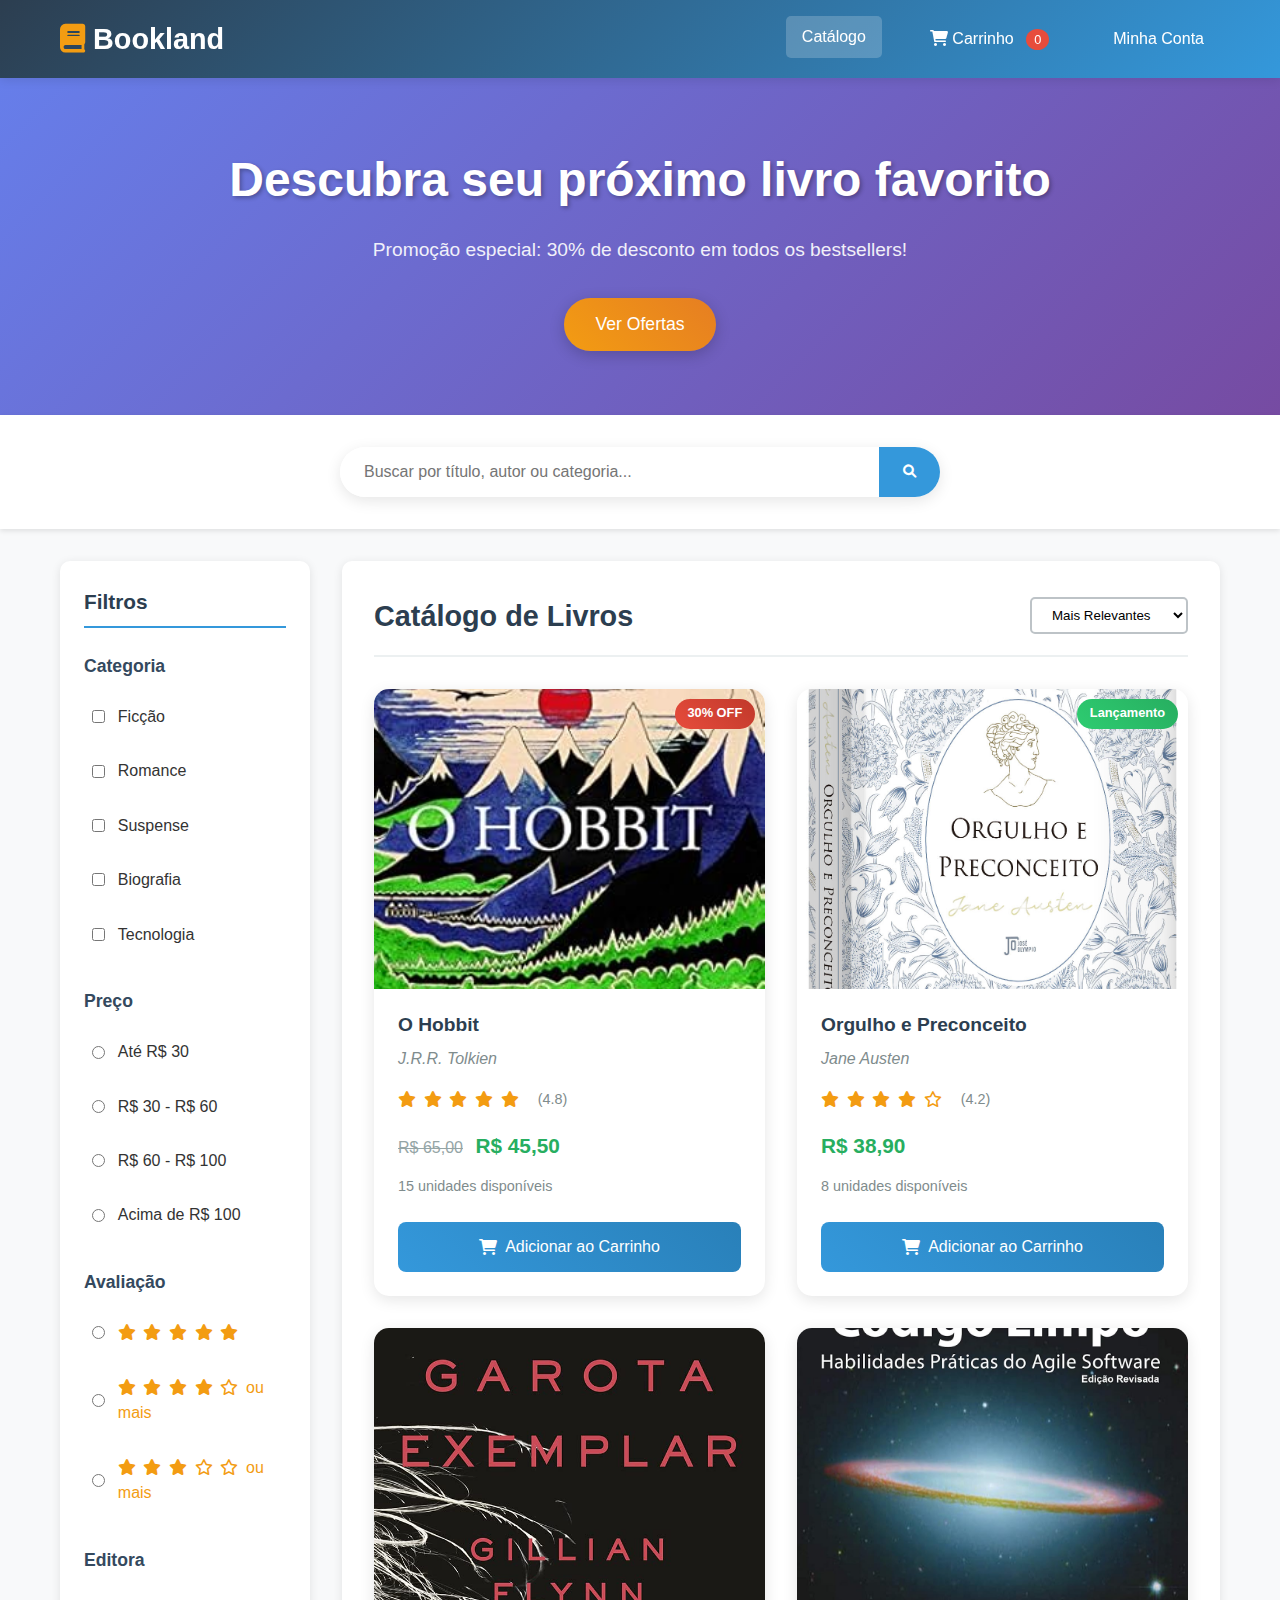
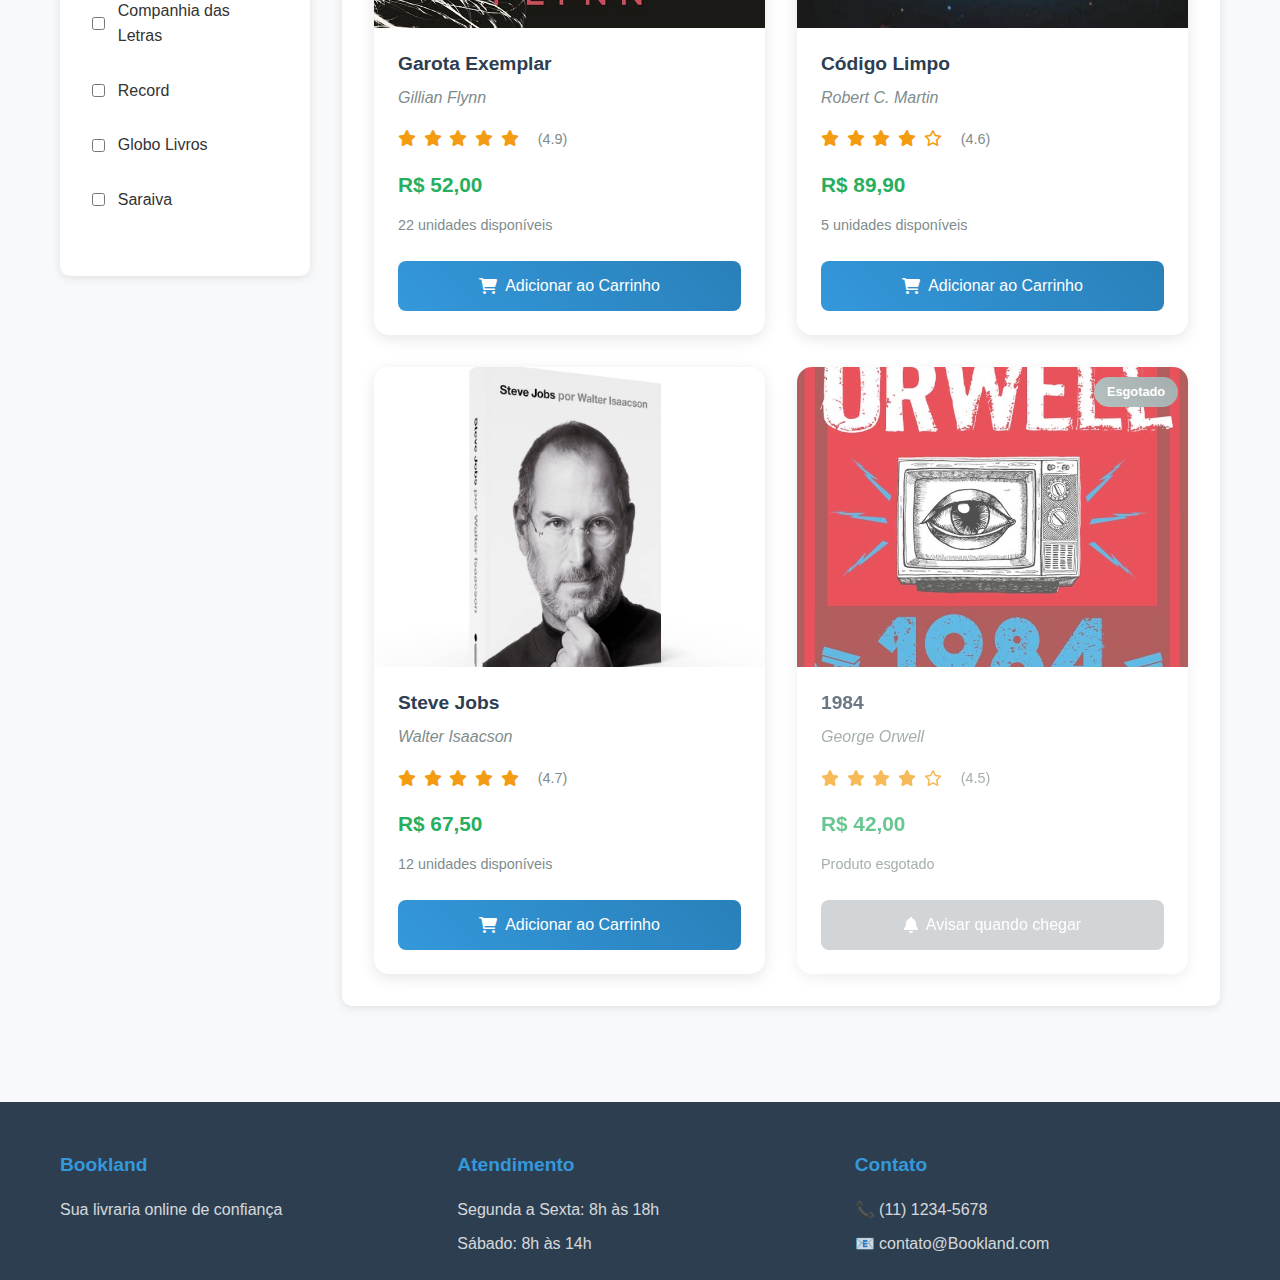
<file: index.html>
<!DOCTYPE html>
<html lang="pt-BR">
<head>
    <meta charset="UTF-8">
    <meta name="viewport" content="width=device-width, initial-scale=1.0">
    <title>Bookland - Sua Livraria Online</title>
    <link rel="stylesheet" href="css/style.css">
    <link href="https://cdnjs.cloudflare.com/ajax/libs/font-awesome/6.0.0/css/all.min.css" rel="stylesheet">
</head>
<body>
    <!-- Header -->
    <header class="header">
        <div class="container">
            <div class="header-content">
                <div class="logo">
                    <i class="fas fa-book"></i>
                    <span>Bookland</span>
                </div>
                
                <nav class="nav">
                    <a href="index.html" class="nav-link active">Catálogo</a>
                    <a href="pages/carrinho.html" class="nav-link">
                        <i class="fas fa-shopping-cart"></i>
                        Carrinho <span class="cart-count">0</span>
                    </a>
                    <a href="pages/cliente.html" class="nav-link">Minha Conta</a>
                </nav>
            </div>
        </div>
    </header>

    <!-- Banner Promocional -->
    <section class="banner">
        <div class="container">
            <div class="banner-content">
                <h1>Descubra seu próximo livro favorito</h1>
                <p>Promoção especial: 30% de desconto em todos os bestsellers!</p>
                <button class="btn-primary">Ver Ofertas</button>
            </div>
        </div>
    </section>

    <!-- Barra de Busca -->
    <section class="search-section">
        <div class="container">
            <div class="search-bar">
                <input type="text" placeholder="Buscar por título, autor ou categoria..." class="search-input">
                <button class="search-btn">
                    <i class="fas fa-search"></i>
                </button>
            </div>
        </div>
    </section>

    <!-- Conteúdo Principal -->
    <main class="main-content">
        <div class="container">
            <div class="content-wrapper">
                <!-- Filtros Laterais -->
                <aside class="filters">
                    <h3>Filtros</h3>
                    
                    <div class="filter-group">
                        <h4>Categoria</h4>
                        <label class="filter-option">
                            <input type="checkbox" name="categoria" value="ficcao">
                            <span>Ficção</span>
                        </label>
                        <label class="filter-option">
                            <input type="checkbox" name="categoria" value="romance">
                            <span>Romance</span>
                        </label>
                        <label class="filter-option">
                            <input type="checkbox" name="categoria" value="suspense">
                            <span>Suspense</span>
                        </label>
                        <label class="filter-option">
                            <input type="checkbox" name="categoria" value="biografia">
                            <span>Biografia</span>
                        </label>
                        <label class="filter-option">
                            <input type="checkbox" name="categoria" value="tecnologia">
                            <span>Tecnologia</span>
                        </label>
                    </div>

                    <div class="filter-group">
                        <h4>Preço</h4>
                        <label class="filter-option">
                            <input type="radio" name="preco" value="0-30">
                            <span>Até R$ 30</span>
                        </label>
                        <label class="filter-option">
                            <input type="radio" name="preco" value="30-60">
                            <span>R$ 30 - R$ 60</span>
                        </label>
                        <label class="filter-option">
                            <input type="radio" name="preco" value="60-100">
                            <span>R$ 60 - R$ 100</span>
                        </label>
                        <label class="filter-option">
                            <input type="radio" name="preco" value="100+">
                            <span>Acima de R$ 100</span>
                        </label>
                    </div>

                    <div class="filter-group">
                        <h4>Avaliação</h4>
                        <label class="filter-option">
                            <input type="radio" name="avaliacao" value="5">
                            <span class="stars">
                                <i class="fas fa-star"></i>
                                <i class="fas fa-star"></i>
                                <i class="fas fa-star"></i>
                                <i class="fas fa-star"></i>
                                <i class="fas fa-star"></i>
                            </span>
                        </label>
                        <label class="filter-option">
                            <input type="radio" name="avaliacao" value="4">
                            <span class="stars">
                                <i class="fas fa-star"></i>
                                <i class="fas fa-star"></i>
                                <i class="fas fa-star"></i>
                                <i class="fas fa-star"></i>
                                <i class="far fa-star"></i>
                                <span>ou mais</span>
                            </span>
                        </label>
                        <label class="filter-option">
                            <input type="radio" name="avaliacao" value="3">
                            <span class="stars">
                                <i class="fas fa-star"></i>
                                <i class="fas fa-star"></i>
                                <i class="fas fa-star"></i>
                                <i class="far fa-star"></i>
                                <i class="far fa-star"></i>
                                <span>ou mais</span>
                            </span>
                        </label>
                    </div>

                    <div class="filter-group">
                        <h4>Editora</h4>
                        <label class="filter-option">
                            <input type="checkbox" name="editora" value="companhia-letras">
                            <span>Companhia das Letras</span>
                        </label>
                        <label class="filter-option">
                            <input type="checkbox" name="editora" value="record">
                            <span>Record</span>
                        </label>
                        <label class="filter-option">
                            <input type="checkbox" name="editora" value="globo">
                            <span>Globo Livros</span>
                        </label>
                        <label class="filter-option">
                            <input type="checkbox" name="editora" value="saraiva">
                            <span>Saraiva</span>
                        </label>
                    </div>
                </aside>

                <!-- Grid de Livros -->
                <section class="books-grid">
                    <div class="books-header">
                        <h2>Catálogo de Livros</h2>
                        <div class="sort-options">
                            <select class="sort-select">
                                <option value="relevancia">Mais Relevantes</option>
                                <option value="preco-menor">Menor Preço</option>
                                <option value="preco-maior">Maior Preço</option>
                                <option value="avaliacao">Melhor Avaliação</option>
                                <option value="lancamento">Lançamentos</option>
                            </select>
                        </div>
                    </div>

                    <div class="books-container">
                        <!-- Card de Livro 1 -->
                        <div class="book-card" data-categoria="ficcao" data-preco="45" data-avaliacao="5">
                            <div class="book-image">
                                <img src="images/hobbit.jpg" alt="Capa do livro O Hobbit">
                                <div class="book-badge promocao">30% OFF</div>
                            </div>
                            <div class="book-info">
                                <h3 class="book-title">O Hobbit</h3>
                                <p class="book-author">J.R.R. Tolkien</p>
                                <div class="book-rating">
                                    <div class="stars">
                                        <i class="fas fa-star"></i>
                                        <i class="fas fa-star"></i>
                                        <i class="fas fa-star"></i>
                                        <i class="fas fa-star"></i>
                                        <i class="fas fa-star"></i>
                                    </div>
                                    <span class="rating-text">(4.8)</span>
                                </div>
                                <div class="book-price">
                                    <span class="price-old">R$ 65,00</span>
                                    <span class="price-current">R$ 45,50</span>
                                </div>
                                <div class="book-stock">15 unidades disponíveis</div>
                                <button class="btn-add-cart" onclick="window.location.href='pages/detalhes.html'">
                                    <i class="fas fa-shopping-cart"></i>
                                    Adicionar ao Carrinho
                                </button>
                            </div>
                        </div>

                        <!-- Card de Livro 2 -->
                        <div class="book-card" data-categoria="romance" data-preco="38" data-avaliacao="4">
                            <div class="book-image">
                                <img src="images/orgulho.jpeg" alt="Capa do livro Orgulho e Preconceito">
                                <div class="book-badge lancamento">Lançamento</div>
                            </div>
                            <div class="book-info">
                                <h3 class="book-title">Orgulho e Preconceito</h3>
                                <p class="book-author">Jane Austen</p>
                                <div class="book-rating">
                                    <div class="stars">
                                        <i class="fas fa-star"></i>
                                        <i class="fas fa-star"></i>
                                        <i class="fas fa-star"></i>
                                        <i class="fas fa-star"></i>
                                        <i class="far fa-star"></i>
                                    </div>
                                    <span class="rating-text">(4.2)</span>
                                </div>
                                <div class="book-price">
                                    <span class="price-current">R$ 38,90</span>
                                </div>
                                <div class="book-stock">8 unidades disponíveis</div>
                                <button class="btn-add-cart" onclick="window.location.href='pages/detalhes.html'">
                                    <i class="fas fa-shopping-cart"></i>
                                    Adicionar ao Carrinho
                                </button>
                            </div>
                        </div>

                        <!-- Card de Livro 3 -->
                        <div class="book-card" data-categoria="suspense" data-preco="52" data-avaliacao="5">
                            <div class="book-image">
                                <img src="images/Garota.jpg" alt="Capa do livro Garota Exemplar">
                            </div>
                            <div class="book-info">
                                <h3 class="book-title">Garota Exemplar</h3>
                                <p class="book-author">Gillian Flynn</p>
                                <div class="book-rating">
                                    <div class="stars">
                                        <i class="fas fa-star"></i>
                                        <i class="fas fa-star"></i>
                                        <i class="fas fa-star"></i>
                                        <i class="fas fa-star"></i>
                                        <i class="fas fa-star"></i>
                                    </div>
                                    <span class="rating-text">(4.9)</span>
                                </div>
                                <div class="book-price">
                                    <span class="price-current">R$ 52,00</span>
                                </div>
                                <div class="book-stock">22 unidades disponíveis</div>
                                <button class="btn-add-cart" onclick="window.location.href='pages/detalhes.html'">
                                    <i class="fas fa-shopping-cart"></i>
                                    Adicionar ao Carrinho
                                </button>
                            </div>
                        </div>

                        <!-- Card de Livro 4 -->
                        <div class="book-card" data-categoria="tecnologia" data-preco="89" data-avaliacao="4">
                            <div class="book-image">
                                <img src="images/code.jpg" alt="Capa do livro Código Limpo">
                            </div>
                            <div class="book-info">
                                <h3 class="book-title">Código Limpo</h3>
                                <p class="book-author">Robert C. Martin</p>
                                <div class="book-rating">
                                    <div class="stars">
                                        <i class="fas fa-star"></i>
                                        <i class="fas fa-star"></i>
                                        <i class="fas fa-star"></i>
                                        <i class="fas fa-star"></i>
                                        <i class="far fa-star"></i>
                                    </div>
                                    <span class="rating-text">(4.6)</span>
                                </div>
                                <div class="book-price">
                                    <span class="price-current">R$ 89,90</span>
                                </div>
                                <div class="book-stock">5 unidades disponíveis</div>
                                <button class="btn-add-cart" onclick="window.location.href='pages/detalhes.html'">
                                    <i class="fas fa-shopping-cart"></i>
                                    Adicionar ao Carrinho
                                </button>
                            </div>
                        </div>

                        <!-- Card de Livro 5 -->
                        <div class="book-card" data-categoria="biografia" data-preco="67" data-avaliacao="5">
                            <div class="book-image">
                                <img src="images/Steve.jpg" alt="Capa do livro Steve Jobs">
                            </div>
                            <div class="book-info">
                                <h3 class="book-title">Steve Jobs</h3>
                                <p class="book-author">Walter Isaacson</p>
                                <div class="book-rating">
                                    <div class="stars">
                                        <i class="fas fa-star"></i>
                                        <i class="fas fa-star"></i>
                                        <i class="fas fa-star"></i>
                                        <i class="fas fa-star"></i>
                                        <i class="fas fa-star"></i>
                                    </div>
                                    <span class="rating-text">(4.7)</span>
                                </div>
                                <div class="book-price">
                                    <span class="price-current">R$ 67,50</span>
                                </div>
                                <div class="book-stock">12 unidades disponíveis</div>
                                <button class="btn-add-cart" onclick="window.location.href='pages/detalhes.html'">
                                    <i class="fas fa-shopping-cart"></i>
                                    Adicionar ao Carrinho
                                </button>
                            </div>
                        </div>

                        <!-- Card de Livro 6 - Esgotado -->
                        <div class="book-card esgotado" data-categoria="ficcao" data-preco="42" data-avaliacao="4">
                            <div class="book-image">
                                <img src="images/1984.jpg" alt="Capa do livro 1984">
                                <div class="book-badge esgotado">Esgotado</div>
                            </div>
                            <div class="book-info">
                                <h3 class="book-title">1984</h3>
                                <p class="book-author">George Orwell</p>
                                <div class="book-rating">
                                    <div class="stars">
                                        <i class="fas fa-star"></i>
                                        <i class="fas fa-star"></i>
                                        <i class="fas fa-star"></i>
                                        <i class="fas fa-star"></i>
                                        <i class="far fa-star"></i>
                                    </div>
                                    <span class="rating-text">(4.5)</span>
                                </div>
                                <div class="book-price">
                                    <span class="price-current">R$ 42,00</span>
                                </div>
                                <div class="book-stock">Produto esgotado</div>
                                <button class="btn-add-cart" disabled>
                                    <i class="fas fa-bell"></i>
                                    Avisar quando chegar
                                </button>
                            </div>
                        </div>
                    </div>
                </section>
            </div>
        </div>
    </main>

    <!-- Footer -->
    <footer class="footer">
        <div class="container">
            <div class="footer-content">
                <div class="footer-section">
                    <h4>Bookland</h4>
                    <p>Sua livraria online de confiança</p>
                </div>
                <div class="footer-section">
                    <h4>Atendimento</h4>
                    <p>Segunda a Sexta: 8h às 18h</p>
                    <p>Sábado: 8h às 14h</p>
                </div>
                <div class="footer-section">
                    <h4>Contato</h4>
                    <p>📞 (11) 1234-5678</p>
                    <p>📧 contato@Bookland.com</p>
                </div>
            </div>
        </div>
    </footer>

    <script src="js/script.js"></script>
</body>
</html>
</file>
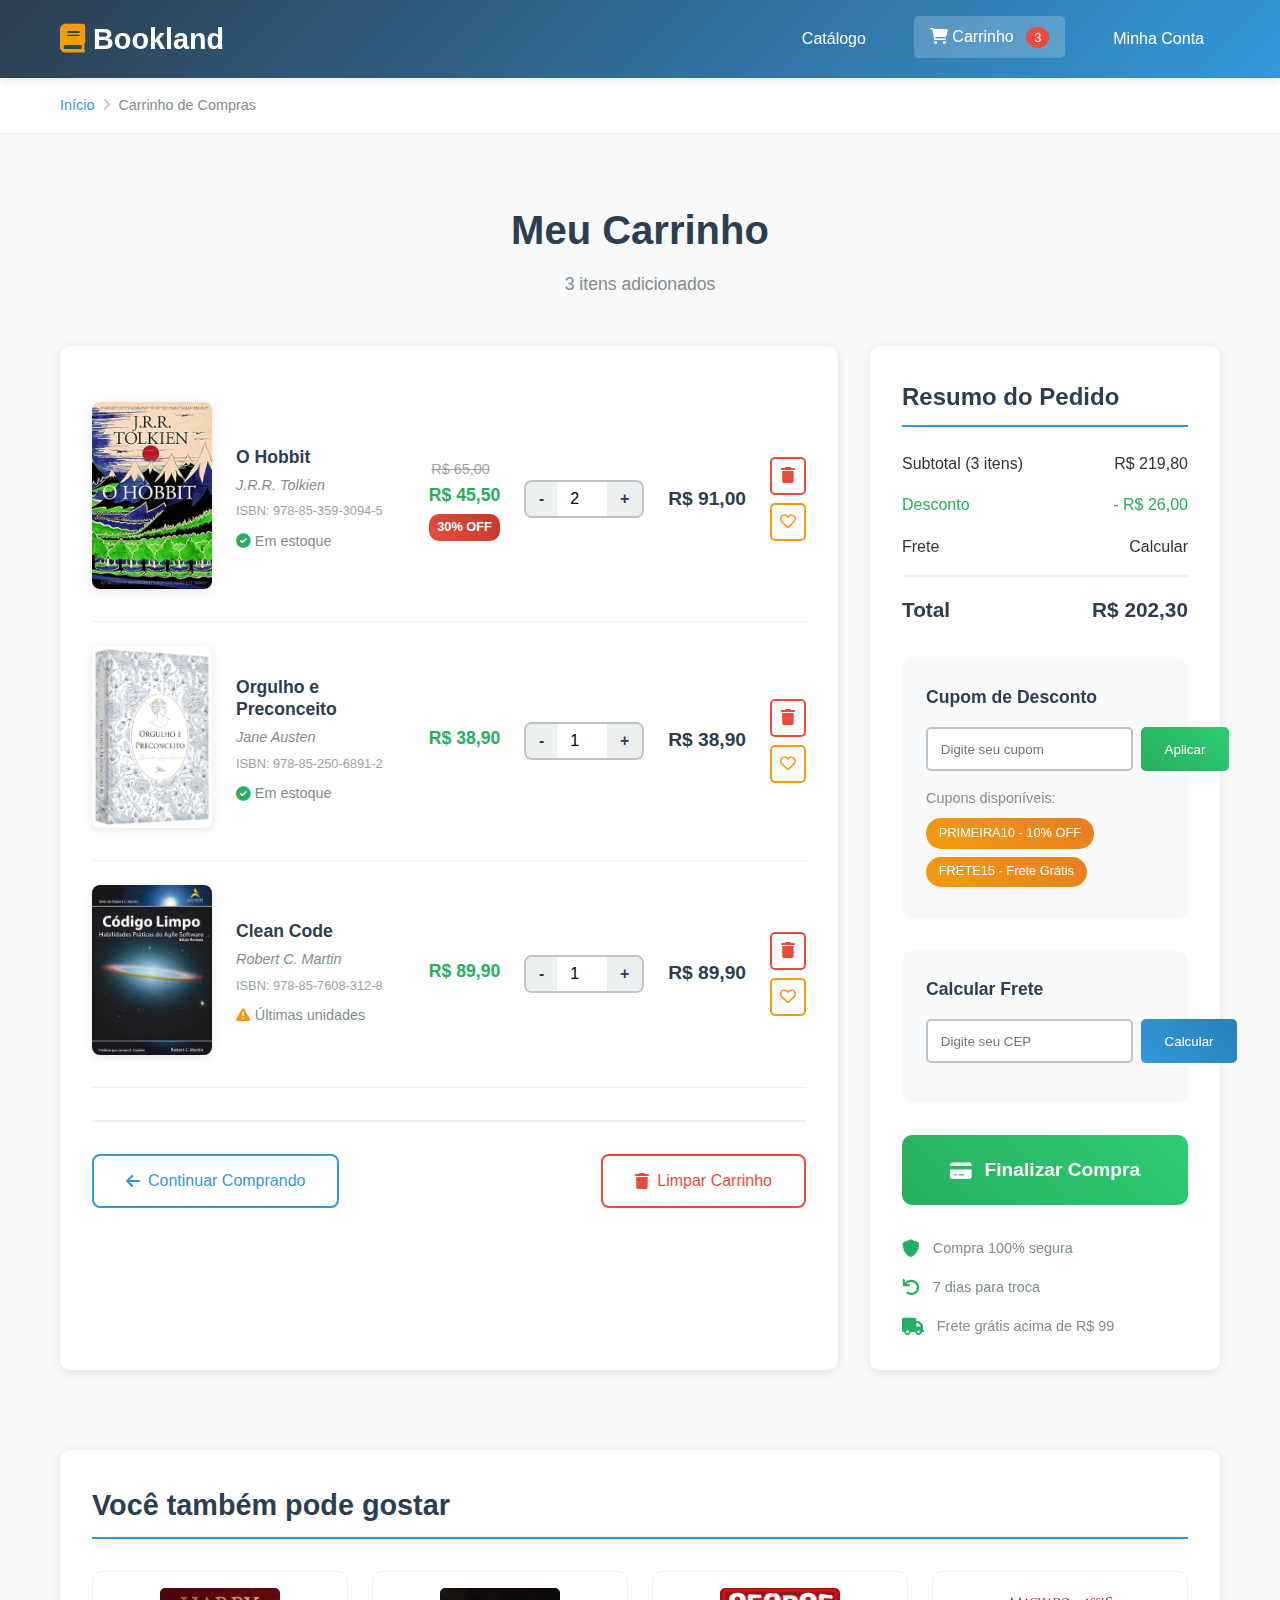
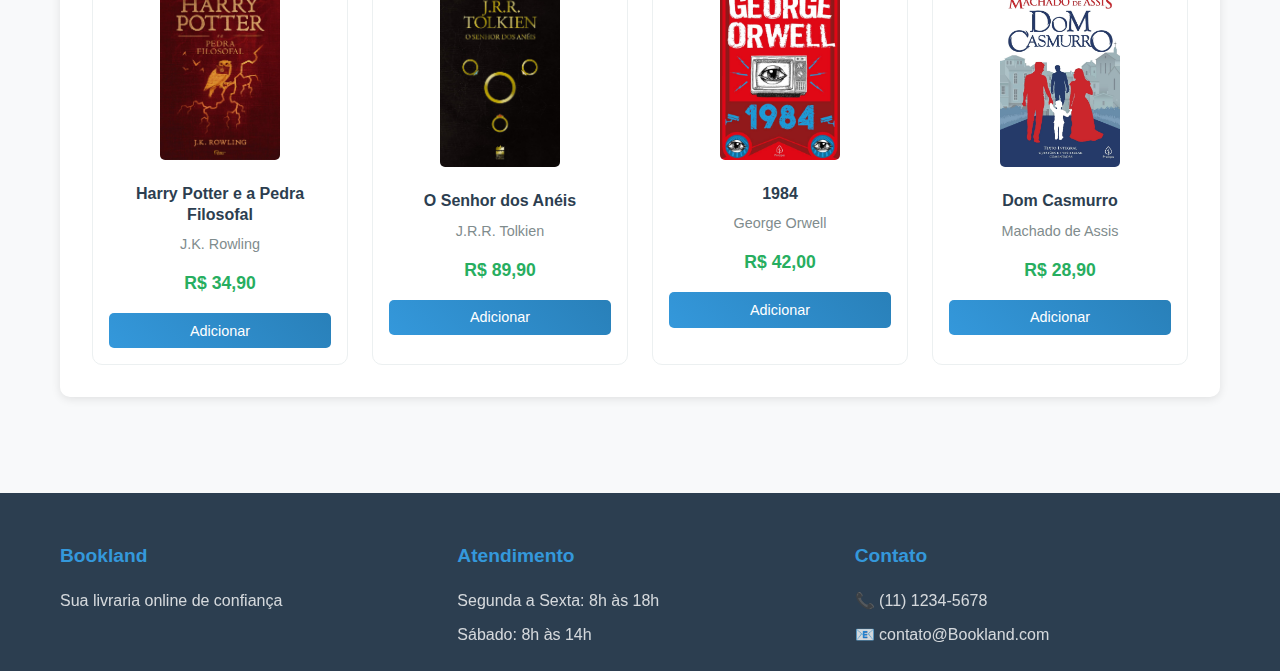
<file: pages/carrinho.html>
<!DOCTYPE html>
<html lang="pt-BR">
<head>
    <meta charset="UTF-8">
    <meta name="viewport" content="width=device-width, initial-scale=1.0">
    <title>Carrinho de Compras - Bookland</title>
    <link rel="stylesheet" href="../css/style.css">
    <link rel="stylesheet" href="../css/carrinho.css">
    <link href="https://cdnjs.cloudflare.com/ajax/libs/font-awesome/6.0.0/css/all.min.css" rel="stylesheet">
</head>
<body>
    <!-- Header -->
    <header class="header">
        <div class="container">
            <div class="header-content">
                <div class="logo">
                    <i class="fas fa-book"></i>
                    <span>Bookland</span>
                </div>
                
                <nav class="nav">
                    <a href="../index.html" class="nav-link">Catálogo</a>
                    <a href="carrinho.html" class="nav-link active">
                        <i class="fas fa-shopping-cart"></i>
                        Carrinho <span class="cart-count">3</span>
                    </a>
                    <a href="cliente.html" class="nav-link">Minha Conta</a>
                </nav>
            </div>
        </div>
    </header>

    <!-- Breadcrumb -->
    <nav class="breadcrumb">
        <div class="container">
            <a href="../index.html">Início</a>
            <i class="fas fa-chevron-right"></i>
            <span>Carrinho de Compras</span>
        </div>
    </nav>

    <!-- Conteúdo Principal -->
    <main class="main-content">
        <div class="container">
            <div class="cart-header">
                <h1>Meu Carrinho</h1>
                <p class="cart-subtitle">3 itens adicionados</p>
            </div>

            <div class="cart-content">
                <!-- Lista de Itens do Carrinho -->
                <section class="cart-items">
                    <div class="cart-item">
                        <div class="item-image">
                            <img src="../images/hobbit.jpg" alt="Capa do livro O Hobbit">
                        </div>
                        <div class="item-details">
                            <h3 class="item-title">O Hobbit</h3>
                            <p class="item-author">J.R.R. Tolkien</p>
                            <p class="item-isbn">ISBN: 978-85-359-3094-5</p>
                            <div class="item-availability">
                                <i class="fas fa-check-circle"></i>
                                <span>Em estoque</span>
                            </div>
                        </div>
                        <div class="item-price">
                            <div class="price-info">
                                <span class="price-old">R$ 65,00</span>
                                <span class="price-current">R$ 45,50</span>
                            </div>
                            <div class="discount-info">30% OFF</div>
                        </div>
                        <div class="item-quantity">
                            <div class="quantity-controls">
                                <button class="qty-btn minus" onclick="updateQuantity(1, -1)">-</button>
                                <input type="number" value="2" min="1" max="15" id="qty-1">
                                <button class="qty-btn plus" onclick="updateQuantity(1, 1)">+</button>
                            </div>
                        </div>
                        <div class="item-subtotal">
                            <span class="subtotal-value">R$ 91,00</span>
                        </div>
                        <div class="item-actions">
                            <button class="btn-remove" onclick="removeItem(1)">
                                <i class="fas fa-trash"></i>
                            </button>
                            <button class="btn-favorite">
                                <i class="far fa-heart"></i>
                            </button>
                        </div>
                    </div>

                    <div class="cart-item">
                        <div class="item-image">
                            <img src="../images/orgulho.jpeg" alt="Capa do livro Orgulho e Preconceito">
                        </div>
                        <div class="item-details">
                            <h3 class="item-title">Orgulho e Preconceito</h3>
                            <p class="item-author">Jane Austen</p>
                            <p class="item-isbn">ISBN: 978-85-250-6891-2</p>
                            <div class="item-availability">
                                <i class="fas fa-check-circle"></i>
                                <span>Em estoque</span>
                            </div>
                        </div>
                        <div class="item-price">
                            <div class="price-info">
                                <span class="price-current">R$ 38,90</span>
                            </div>
                        </div>
                        <div class="item-quantity">
                            <div class="quantity-controls">
                                <button class="qty-btn minus" onclick="updateQuantity(2, -1)">-</button>
                                <input type="number" value="1" min="1" max="8" id="qty-2">
                                <button class="qty-btn plus" onclick="updateQuantity(2, 1)">+</button>
                            </div>
                        </div>
                        <div class="item-subtotal">
                            <span class="subtotal-value">R$ 38,90</span>
                        </div>
                        <div class="item-actions">
                            <button class="btn-remove" onclick="removeItem(2)">
                                <i class="fas fa-trash"></i>
                            </button>
                            <button class="btn-favorite">
                                <i class="far fa-heart"></i>
                            </button>
                        </div>
                    </div>

                    <div class="cart-item">
                        <div class="item-image">
                            <img src="../images/code.jpg" alt="Capa do livro Código Limpo">
                        </div>
                        <div class="item-details">
                            <h3 class="item-title">Clean Code</h3>
                            <p class="item-author">Robert C. Martin</p>
                            <p class="item-isbn">ISBN: 978-85-7608-312-8</p>
                            <div class="item-availability">
                                <i class="fas fa-exclamation-triangle"></i>
                                <span>Últimas unidades</span>
                            </div>
                        </div>
                        <div class="item-price">
                            <div class="price-info">
                                <span class="price-current">R$ 89,90</span>
                            </div>
                        </div>
                        <div class="item-quantity">
                            <div class="quantity-controls">
                                <button class="qty-btn minus" onclick="updateQuantity(3, -1)">-</button>
                                <input type="number" value="1" min="1" max="5" id="qty-3">
                                <button class="qty-btn plus" onclick="updateQuantity(3, 1)">+</button>
                            </div>
                        </div>
                        <div class="item-subtotal">
                            <span class="subtotal-value">R$ 89,90</span>
                        </div>
                        <div class="item-actions">
                            <button class="btn-remove" onclick="removeItem(3)">
                                <i class="fas fa-trash"></i>
                            </button>
                            <button class="btn-favorite">
                                <i class="far fa-heart"></i>
                            </button>
                        </div>
                    </div>

                    <div class="cart-actions-bottom">
                        <button class="btn-continue-shopping" onclick="window.location.href='../index.html'">
                            <i class="fas fa-arrow-left"></i>
                            Continuar Comprando
                        </button>
                        <button class="btn-clear-cart" onclick="clearCart()">
                            <i class="fas fa-trash"></i>
                            Limpar Carrinho
                        </button>
                    </div>
                </section>

                <!-- Resumo do Pedido -->
                <aside class="order-summary">
                    <div class="summary-card">
                        <h2>Resumo do Pedido</h2>
                        
                        <div class="summary-section">
                            <div class="summary-line">
                                <span>Subtotal (3 itens)</span>
                                <span>R$ 219,80</span>
                            </div>
                            <div class="summary-line discount">
                                <span>Desconto</span>
                                <span>- R$ 26,00</span>
                            </div>
                            <div class="summary-line">
                                <span>Frete</span>
                                <span id="shipping-cost">Calcular</span>
                            </div>
                            <div class="summary-line total">
                                <span>Total</span>
                                <span id="total-cost">R$ 193,80</span>
                            </div>
                        </div>

                        <!-- Cupom de Desconto -->
                        <div class="coupon-section">
                            <h3>Cupom de Desconto</h3>
                            <div class="coupon-input">
                                <input type="text" placeholder="Digite seu cupom" id="coupon-code">
                                <button class="btn-apply-coupon" onclick="applyCoupon()">Aplicar</button>
                            </div>
                            <div class="coupon-suggestions">
                                <p>Cupons disponíveis:</p>
                                <div class="coupon-tag" onclick="applySuggestedCoupon('PRIMEIRA10')">
                                    PRIMEIRA10 - 10% OFF
                                </div>
                                <div class="coupon-tag" onclick="applySuggestedCoupon('FRETE15')">
                                    FRETE15 - Frete Grátis
                                </div>
                            </div>
                        </div>

                        <!-- Cálculo de Frete -->
                        <div class="shipping-section">
                            <h3>Calcular Frete</h3>
                            <div class="shipping-input">
                                <input type="text" placeholder="Digite seu CEP" id="cep-input" maxlength="9">
                                <button class="btn-calculate-shipping" onclick="calculateShipping()">Calcular</button>
                            </div>
                            <div class="shipping-options" id="shipping-options" style="display: none;">
                                <div class="shipping-option">
                                    <input type="radio" name="shipping" value="sedex" id="sedex">
                                    <label for="sedex">
                                        <div class="shipping-info">
                                            <span class="shipping-name">SEDEX</span>
                                            <span class="shipping-time">1-2 dias úteis</span>
                                        </div>
                                        <span class="shipping-price">R$ 15,90</span>
                                    </label>
                                </div>
                                <div class="shipping-option">
                                    <input type="radio" name="shipping" value="pac" id="pac" checked>
                                    <label for="pac">
                                        <div class="shipping-info">
                                            <span class="shipping-name">PAC</span>
                                            <span class="shipping-time">3-5 dias úteis</span>
                                        </div>
                                        <span class="shipping-price">R$ 8,50</span>
                                    </label>
                                </div>
                                <div class="shipping-option">
                                    <input type="radio" name="shipping" value="expressa" id="expressa">
                                    <label for="expressa">
                                        <div class="shipping-info">
                                            <span class="shipping-name">Entrega Expressa</span>
                                            <span class="shipping-time">Mesmo dia</span>
                                        </div>
                                        <span class="shipping-price">R$ 25,00</span>
                                    </label>
                                </div>
                            </div>
                        </div>

                        <!-- Botão Finalizar Compra -->
                        <button class="btn-checkout" onclick="window.location.href='checkout.html'">
                            <i class="fas fa-credit-card"></i>
                            Finalizar Compra
                        </button>

                        <!-- Segurança e Garantias -->
                        <div class="security-info">
                            <div class="security-item">
                                <i class="fas fa-shield-alt"></i>
                                <span>Compra 100% segura</span>
                            </div>
                            <div class="security-item">
                                <i class="fas fa-undo"></i>
                                <span>7 dias para troca</span>
                            </div>
                            <div class="security-item">
                                <i class="fas fa-truck"></i>
                                <span>Frete grátis acima de R$ 99</span>
                            </div>
                        </div>
                    </div>
                </aside>
            </div>

            <!-- Produtos Recomendados -->
            <section class="recommended-products">
                <h2>Você também pode gostar</h2>
                <div class="recommended-grid">
                    <div class="recommended-item">
                        <div class="recommended-image">
                            <img src="../images/harry.jpg" alt="Capa do livro Harry Potter">
                        </div>
                        <div class="recommended-info">
                            <h4>Harry Potter e a Pedra Filosofal</h4>
                            <p>J.K. Rowling</p>
                            <div class="recommended-price">R$ 34,90</div>
                            <button class="btn-add-recommended">Adicionar</button>
                        </div>
                    </div>

                    <div class="recommended-item">
                        <div class="recommended-image">
                            <img src="../images/senhor.jpg" alt="Capa do livro O Senhor dos Anéis">
                        </div>
                        <div class="recommended-info">
                            <h4>O Senhor dos Anéis</h4>
                            <p>J.R.R. Tolkien</p>
                            <div class="recommended-price">R$ 89,90</div>
                            <button class="btn-add-recommended">Adicionar</button>
                        </div>
                    </div>

                    <div class="recommended-item">
                        <div class="recommended-image">
                            <img src="..\images/1984.jpg" alt="Capa do livro 1984">
                        </div>
                        <div class="recommended-info">
                            <h4>1984</h4>
                            <p>George Orwell</p>
                            <div class="recommended-price">R$ 42,00</div>
                            <button class="btn-add-recommended">Adicionar</button>
                        </div>
                    </div>

                    <div class="recommended-item">
                        <div class="recommended-image">
                            <img src="..\images/dom.jpg" alt="Capa do livro Dom Casmurro">
                        </div>
                        <div class="recommended-info">
                            <h4>Dom Casmurro</h4>
                            <p>Machado de Assis</p>
                            <div class="recommended-price">R$ 28,90</div>
                            <button class="btn-add-recommended">Adicionar</button>
                        </div>
                    </div>
                </div>
            </section>
        </div>
    </main>

    <!-- Footer -->
    <footer class="footer">
        <div class="container">
            <div class="footer-content">
                <div class="footer-section">
                    <h4>Bookland</h4>
                    <p>Sua livraria online de confiança</p>
                </div>
                <div class="footer-section">
                    <h4>Atendimento</h4>
                    <p>Segunda a Sexta: 8h às 18h</p>
                    <p>Sábado: 8h às 14h</p>
                </div>
                <div class="footer-section">
                    <h4>Contato</h4>
                    <p>📞 (11) 1234-5678</p>
                    <p>📧 contato@Bookland.com</p>
                </div>
            </div>
        </div>
    </footer>

    <script src="../js/carrinho.js"></script>
</body>
</html>
</file>
<file: css/carrinho.css>
/* Estilos específicos para página do carrinho */

/* Breadcrumb */
.breadcrumb {
    background: white;
    padding: 1rem 0;
    border-bottom: 1px solid #ecf0f1;
}

.breadcrumb .container {
    display: flex;
    align-items: center;
    gap: 0.5rem;
    font-size: 0.9rem;
}

.breadcrumb a {
    color: #3498db;
    text-decoration: none;
    transition: color 0.3s ease;
}

.breadcrumb a:hover {
    color: #2980b9;
}

.breadcrumb i {
    color: #bdc3c7;
    font-size: 0.8rem;
}

.breadcrumb span {
    color: #7f8c8d;
}

/* Header do Carrinho */
.cart-header {
    padding: 2rem 0 1rem;
    text-align: center;
}

.cart-header h1 {
    color: #2c3e50;
    font-size: 2.5rem;
    margin-bottom: 0.5rem;
}

.cart-subtitle {
    color: #7f8c8d;
    font-size: 1.1rem;
}

/* Conteúdo do Carrinho */
.cart-content {
    display: grid;
    grid-template-columns: 1fr 350px;
    gap: 2rem;
    padding: 2rem 0;
}

/* Lista de Itens */
.cart-items {
    background: white;
    border-radius: 10px;
    padding: 2rem;
    box-shadow: 0 2px 10px rgba(0,0,0,0.1);
}

.cart-item {
    display: grid;
    grid-template-columns: 120px 1fr auto auto auto auto;
    gap: 1.5rem;
    align-items: center;
    padding: 1.5rem 0;
    border-bottom: 1px solid #ecf0f1;
    transition: background-color 0.3s ease;
}

.cart-item:hover {
    background-color: #f8f9fa;
    border-radius: 10px;
    margin: 0 -1rem;
    padding-left: 1rem;
    padding-right: 1rem;
}

.cart-item:last-child {
    border-bottom: none;
}

.item-image img {
    width: 100%;
    border-radius: 8px;
    box-shadow: 0 2px 8px rgba(0,0,0,0.1);
}

.item-details h3 {
    color: #2c3e50;
    font-size: 1.1rem;
    margin-bottom: 0.3rem;
    line-height: 1.3;
}

.item-author {
    color: #7f8c8d;
    font-size: 0.9rem;
    margin-bottom: 0.3rem;
    font-style: italic;
}

.item-isbn {
    color: #95a5a6;
    font-size: 0.8rem;
    margin-bottom: 0.5rem;
}

.item-availability {
    display: flex;
    align-items: center;
    gap: 0.3rem;
    font-size: 0.9rem;
}

.item-availability i.fa-check-circle {
    color: #27ae60;
}

.item-availability i.fa-exclamation-triangle {
    color: #f39c12;
}

.item-availability span {
    color: #7f8c8d;
}

.item-price {
    text-align: center;
}

.price-info {
    margin-bottom: 0.3rem;
}

.price-old {
    display: block;
    text-decoration: line-through;
    color: #95a5a6;
    font-size: 0.9rem;
}

.price-current {
    display: block;
    color: #27ae60;
    font-weight: bold;
    font-size: 1.1rem;
}

.discount-info {
    background: linear-gradient(45deg, #e74c3c, #c0392b);
    color: white;
    padding: 0.2rem 0.5rem;
    border-radius: 10px;
    font-size: 0.8rem;
    font-weight: bold;
}

.item-quantity {
    display: flex;
    justify-content: center;
}

.quantity-controls {
    display: flex;
    align-items: center;
    border: 2px solid #bdc3c7;
    border-radius: 8px;
    overflow: hidden;
}

.qty-btn {
    background: #ecf0f1;
    border: none;
    padding: 0.5rem 0.8rem;
    cursor: pointer;
    font-size: 1rem;
    font-weight: bold;
    color: #2c3e50;
    transition: background-color 0.3s ease;
}

.qty-btn:hover {
    background: #bdc3c7;
}

.quantity-controls input {
    border: none;
    padding: 0.5rem;
    width: 50px;
    text-align: center;
    font-size: 1rem;
    outline: none;
}

.item-subtotal {
    text-align: center;
}

.subtotal-value {
    font-size: 1.2rem;
    font-weight: bold;
    color: #2c3e50;
}

.item-actions {
    display: flex;
    flex-direction: column;
    gap: 0.5rem;
}

.btn-remove,
.btn-favorite {
    background: none;
    border: 2px solid #e74c3c;
    color: #e74c3c;
    padding: 0.5rem;
    border-radius: 5px;
    cursor: pointer;
    transition: all 0.3s ease;
    font-size: 1rem;
}

.btn-remove:hover {
    background: #e74c3c;
    color: white;
}

.btn-favorite {
    border-color: #f39c12;
    color: #f39c12;
}

.btn-favorite:hover {
    background: #f39c12;
    color: white;
}

.cart-actions-bottom {
    display: flex;
    justify-content: space-between;
    margin-top: 2rem;
    padding-top: 2rem;
    border-top: 2px solid #ecf0f1;
}

.btn-continue-shopping,
.btn-clear-cart {
    padding: 1rem 2rem;
    border-radius: 8px;
    font-size: 1rem;
    cursor: pointer;
    transition: all 0.3s ease;
    display: flex;
    align-items: center;
    gap: 0.5rem;
}

.btn-continue-shopping {
    background: none;
    border: 2px solid #3498db;
    color: #3498db;
}

.btn-continue-shopping:hover {
    background: #3498db;
    color: white;
}

.btn-clear-cart {
    background: none;
    border: 2px solid #e74c3c;
    color: #e74c3c;
}

.btn-clear-cart:hover {
    background: #e74c3c;
    color: white;
}

/* Resumo do Pedido */
.order-summary {
    position: sticky;
    top: 100px;
    height: fit-content;
}

.summary-card {
    background: white;
    border-radius: 10px;
    padding: 2rem;
    box-shadow: 0 2px 10px rgba(0,0,0,0.1);
}

.summary-card h2 {
    color: #2c3e50;
    margin-bottom: 1.5rem;
    font-size: 1.5rem;
    border-bottom: 2px solid #3498db;
    padding-bottom: 0.5rem;
}

.summary-section {
    margin-bottom: 2rem;
}

.summary-line {
    display: flex;
    justify-content: space-between;
    margin-bottom: 1rem;
    font-size: 1rem;
}

.summary-line.discount {
    color: #27ae60;
}

.summary-line.total {
    font-size: 1.3rem;
    font-weight: bold;
    color: #2c3e50;
    padding-top: 1rem;
    border-top: 2px solid #ecf0f1;
}

/* Seção de Cupom */
.coupon-section {
    margin-bottom: 2rem;
    padding: 1.5rem;
    background: #f8f9fa;
    border-radius: 10px;
}

.coupon-section h3 {
    color: #2c3e50;
    margin-bottom: 1rem;
    font-size: 1.1rem;
}

.coupon-input {
    display: flex;
    gap: 0.5rem;
    margin-bottom: 1rem;
}

.coupon-input input {
    flex: 1;
    padding: 0.8rem;
    border: 2px solid #bdc3c7;
    border-radius: 5px;
    outline: none;
    transition: border-color 0.3s ease;
}

.coupon-input input:focus {
    border-color: #3498db;
}

.btn-apply-coupon {
    background: linear-gradient(45deg, #27ae60, #2ecc71);
    color: white;
    border: none;
    padding: 0.8rem 1.5rem;
    border-radius: 5px;
    cursor: pointer;
    font-weight: 500;
    transition: all 0.3s ease;
}

.btn-apply-coupon:hover {
    transform: translateY(-2px);
    box-shadow: 0 4px 15px rgba(0,0,0,0.2);
}

.coupon-suggestions p {
    color: #7f8c8d;
    font-size: 0.9rem;
    margin-bottom: 0.5rem;
}

.coupon-tag {
    display: inline-block;
    background: linear-gradient(45deg, #f39c12, #e67e22);
    color: white;
    padding: 0.3rem 0.8rem;
    border-radius: 15px;
    font-size: 0.8rem;
    margin-right: 0.5rem;
    margin-bottom: 0.5rem;
    cursor: pointer;
    transition: all 0.3s ease;
}

.coupon-tag:hover {
    transform: translateY(-2px);
    box-shadow: 0 2px 8px rgba(0,0,0,0.2);
}

/* Seção de Frete */
.shipping-section {
    margin-bottom: 2rem;
    padding: 1.5rem;
    background: #f8f9fa;
    border-radius: 10px;
}

.shipping-section h3 {
    color: #2c3e50;
    margin-bottom: 1rem;
    font-size: 1.1rem;
}

.shipping-input {
    display: flex;
    gap: 0.5rem;
    margin-bottom: 1rem;
}

.shipping-input input {
    flex: 1;
    padding: 0.8rem;
    border: 2px solid #bdc3c7;
    border-radius: 5px;
    outline: none;
    transition: border-color 0.3s ease;
}

.shipping-input input:focus {
    border-color: #3498db;
}

.btn-calculate-shipping {
    background: linear-gradient(45deg, #3498db, #2980b9);
    color: white;
    border: none;
    padding: 0.8rem 1.5rem;
    border-radius: 5px;
    cursor: pointer;
    font-weight: 500;
    transition: all 0.3s ease;
}

.btn-calculate-shipping:hover {
    transform: translateY(-2px);
    box-shadow: 0 4px 15px rgba(0,0,0,0.2);
}

.shipping-options {
    margin-top: 1rem;
}

.shipping-option {
    margin-bottom: 0.8rem;
}

.shipping-option label {
    display: flex;
    justify-content: space-between;
    align-items: center;
    padding: 1rem;
    border: 2px solid #ecf0f1;
    border-radius: 8px;
    cursor: pointer;
    transition: all 0.3s ease;
}

.shipping-option input:checked + label {
    border-color: #3498db;
    background: rgba(52, 152, 219, 0.1);
}

.shipping-option label:hover {
    border-color: #3498db;
}

.shipping-info {
    display: flex;
    flex-direction: column;
}

.shipping-name {
    font-weight: bold;
    color: #2c3e50;
}

.shipping-time {
    font-size: 0.9rem;
    color: #7f8c8d;
}

.shipping-price {
    font-weight: bold;
    color: #27ae60;
}

/* Botão Finalizar Compra */
.btn-checkout {
    width: 100%;
    background: linear-gradient(45deg, #27ae60, #2ecc71);
    color: white;
    border: none;
    padding: 1.5rem;
    border-radius: 10px;
    font-size: 1.2rem;
    font-weight: bold;
    cursor: pointer;
    transition: all 0.3s ease;
    display: flex;
    align-items: center;
    justify-content: center;
    gap: 0.8rem;
    margin-bottom: 2rem;
}

.btn-checkout:hover {
    transform: translateY(-3px);
    box-shadow: 0 8px 25px rgba(0,0,0,0.2);
}

/* Informações de Segurança */
.security-info {
    display: flex;
    flex-direction: column;
    gap: 1rem;
}

.security-item {
    display: flex;
    align-items: center;
    gap: 0.8rem;
    color: #7f8c8d;
    font-size: 0.9rem;
}

.security-item i {
    color: #27ae60;
    font-size: 1.1rem;
}

/* Produtos Recomendados */
.recommended-products {
    margin-top: 3rem;
    background: white;
    padding: 2rem;
    border-radius: 10px;
    box-shadow: 0 2px 10px rgba(0,0,0,0.1);
}

.recommended-products h2 {
    color: #2c3e50;
    margin-bottom: 2rem;
    font-size: 1.8rem;
    border-bottom: 2px solid #3498db;
    padding-bottom: 0.5rem;
}

.recommended-grid {
    display: grid;
    grid-template-columns: repeat(auto-fit, minmax(200px, 1fr));
    gap: 1.5rem;
}

.recommended-item {
    text-align: center;
    padding: 1rem;
    border: 1px solid #ecf0f1;
    border-radius: 10px;
    transition: all 0.3s ease;
}

.recommended-item:hover {
    transform: translateY(-5px);
    box-shadow: 0 8px 25px rgba(0,0,0,0.1);
}

.recommended-image {
    margin-bottom: 1rem;
}

.recommended-image img {
    width: 100%;
    max-width: 120px;
    border-radius: 5px;
}

.recommended-info h4 {
    color: #2c3e50;
    margin-bottom: 0.5rem;
    font-size: 1rem;
    line-height: 1.3;
}

.recommended-info p {
    color: #7f8c8d;
    margin-bottom: 0.8rem;
    font-size: 0.9rem;
}

.recommended-price {
    color: #27ae60;
    font-weight: bold;
    font-size: 1.1rem;
    margin-bottom: 1rem;
}

.btn-add-recommended {
    background: linear-gradient(45deg, #3498db, #2980b9);
    color: white;
    border: none;
    padding: 0.6rem 1.2rem;
    border-radius: 5px;
    cursor: pointer;
    font-size: 0.9rem;
    transition: all 0.3s ease;
    width: 100%;
}

.btn-add-recommended:hover {
    background: linear-gradient(45deg, #2980b9, #1f618d);
    transform: translateY(-2px);
}

/* Responsividade */
@media (max-width: 1024px) {
    .cart-content {
        grid-template-columns: 1fr;
        gap: 2rem;
    }
    
    .order-summary {
        position: static;
    }
}

@media (max-width: 768px) {
    .cart-item {
        grid-template-columns: 1fr;
        gap: 1rem;
        text-align: center;
    }
    
    .item-image {
        justify-self: center;
    }
    
    .item-image img {
        max-width: 120px;
    }
    
    .item-actions {
        flex-direction: row;
        justify-content: center;
    }
    
    .cart-actions-bottom {
        flex-direction: column;
        gap: 1rem;
    }
    
    .recommended-grid {
        grid-template-columns: repeat(auto-fit, minmax(150px, 1fr));
    }
}

@media (max-width: 480px) {
    .cart-header h1 {
        font-size: 2rem;
    }
    
    .summary-card,
    .cart-items,
    .recommended-products {
        padding: 1.5rem;
    }
    
    .coupon-input,
    .shipping-input {
        flex-direction: column;
    }
    
    .recommended-grid {
        grid-template-columns: 1fr 1fr;
    }
}

/* Animações */
@keyframes fadeIn {
    from {
        opacity: 0;
        transform: translateY(20px);
    }
    to {
        opacity: 1;
        transform: translateY(0);
    }
}

.cart-item {
    animation: fadeIn 0.6s ease-out;
}

/* Estados especiais */
.cart-item.removing {
    opacity: 0.5;
    transform: translateX(-100%);
    transition: all 0.5s ease;
}

.coupon-applied {
    background: linear-gradient(45deg, #27ae60, #2ecc71) !important;
    color: white !important;
}

.shipping-calculated {
    border-color: #27ae60 !important;
    background: rgba(39, 174, 96, 0.1) !important;
}
</file>
<file: css/style.css>
/* Reset e Base */
* {
    margin: 0;
    padding: 0;
    box-sizing: border-box;
}

body {
    font-family: 'Segoe UI', Tahoma, Geneva, Verdana, sans-serif;
    line-height: 1.6;
    color: #333;
    background-color: #f8f9fa;
}

.container {
    max-width: 1200px;
    margin: 0 auto;
    padding: 0 20px;
}

/* Header */
.header {
    background: linear-gradient(135deg, #2c3e50 0%, #3498db 100%);
    color: white;
    padding: 1rem 0;
    box-shadow: 0 2px 10px rgba(0,0,0,0.1);
    position: sticky;
    top: 0;
    z-index: 1000;
}

.header-content {
    display: flex;
    justify-content: space-between;
    align-items: center;
}

.logo {
    display: flex;
    align-items: center;
    font-size: 1.8rem;
    font-weight: bold;
}

.logo i {
    margin-right: 0.5rem;
    color: #f39c12;
}

.nav {
    display: flex;
    gap: 2rem;
}

.nav-link {
    color: white;
    text-decoration: none;
    padding: 0.5rem 1rem;
    border-radius: 5px;
    transition: all 0.3s ease;
    position: relative;
}

.nav-link:hover,
.nav-link.active {
    background-color: rgba(255,255,255,0.2);
    transform: translateY(-2px);
}

.cart-count {
    background-color: #e74c3c;
    color: white;
    border-radius: 50%;
    padding: 0.2rem 0.5rem;
    font-size: 0.8rem;
    margin-left: 0.5rem;
}

/* Banner Promocional */
.banner {
    background: linear-gradient(135deg, #667eea 0%, #764ba2 100%);
    color: white;
    padding: 4rem 0;
    text-align: center;
}

.banner-content h1 {
    font-size: 3rem;
    margin-bottom: 1rem;
    text-shadow: 2px 2px 4px rgba(0,0,0,0.3);
}

.banner-content p {
    font-size: 1.2rem;
    margin-bottom: 2rem;
    opacity: 0.9;
}

.btn-primary {
    background: linear-gradient(45deg, #f39c12, #e67e22);
    color: white;
    border: none;
    padding: 1rem 2rem;
    font-size: 1.1rem;
    border-radius: 50px;
    cursor: pointer;
    transition: all 0.3s ease;
    box-shadow: 0 4px 15px rgba(0,0,0,0.2);
}

.btn-primary:hover {
    transform: translateY(-3px);
    box-shadow: 0 6px 20px rgba(0,0,0,0.3);
}

/* Barra de Busca */
.search-section {
    padding: 2rem 0;
    background: white;
    box-shadow: 0 2px 5px rgba(0,0,0,0.1);
}

.search-bar {
    display: flex;
    max-width: 600px;
    margin: 0 auto;
    border-radius: 50px;
    overflow: hidden;
    box-shadow: 0 4px 15px rgba(0,0,0,0.1);
}

.search-input {
    flex: 1;
    padding: 1rem 1.5rem;
    border: none;
    font-size: 1rem;
    outline: none;
}

.search-btn {
    background: #3498db;
    color: white;
    border: none;
    padding: 1rem 1.5rem;
    cursor: pointer;
    transition: background-color 0.3s ease;
}

.search-btn:hover {
    background: #2980b9;
}

/* Conteúdo Principal */
.main-content {
    padding: 2rem 0;
}

.content-wrapper {
    display: grid;
    grid-template-columns: 250px 1fr;
    gap: 2rem;
}

/* Filtros Laterais */
.filters {
    background: white;
    padding: 1.5rem;
    border-radius: 10px;
    box-shadow: 0 2px 10px rgba(0,0,0,0.1);
    height: fit-content;
    sticky: top: 100px;
}

.filters h3 {
    color: #2c3e50;
    margin-bottom: 1.5rem;
    font-size: 1.3rem;
    border-bottom: 2px solid #3498db;
    padding-bottom: 0.5rem;
}

.filter-group {
    margin-bottom: 2rem;
}

.filter-group h4 {
    color: #34495e;
    margin-bottom: 1rem;
    font-size: 1.1rem;
}

.filter-option {
    display: flex;
    align-items: center;
    margin-bottom: 0.8rem;
    cursor: pointer;
    padding: 0.5rem;
    border-radius: 5px;
    transition: background-color 0.3s ease;
}

.filter-option:hover {
    background-color: #f8f9fa;
}

.filter-option input {
    margin-right: 0.8rem;
}

.stars {
    color: #f39c12;
    margin-right: 0.5rem;
}

.stars i {
    margin-right: 0.2rem;
}

/* Grid de Livros */
.books-grid {
    background: white;
    border-radius: 10px;
    padding: 2rem;
    box-shadow: 0 2px 10px rgba(0,0,0,0.1);
}

.books-header {
    display: flex;
    justify-content: space-between;
    align-items: center;
    margin-bottom: 2rem;
    padding-bottom: 1rem;
    border-bottom: 2px solid #ecf0f1;
}

.books-header h2 {
    color: #2c3e50;
    font-size: 1.8rem;
}

.sort-select {
    padding: 0.5rem 1rem;
    border: 2px solid #bdc3c7;
    border-radius: 5px;
    background: white;
    cursor: pointer;
    transition: border-color 0.3s ease;
}

.sort-select:focus {
    outline: none;
    border-color: #3498db;
}

.books-container {
    display: grid;
    grid-template-columns: repeat(auto-fill, minmax(280px, 1fr));
    gap: 2rem;
}

/* Cards de Livros */
.book-card {
    background: white;
    border-radius: 15px;
    overflow: hidden;
    box-shadow: 0 4px 15px rgba(0,0,0,0.1);
    transition: all 0.3s ease;
    position: relative;
}

.book-card:hover {
    transform: translateY(-5px);
    box-shadow: 0 8px 25px rgba(0,0,0,0.15);
}

.book-card.esgotado {
    opacity: 0.7;
}

.book-image {
    position: relative;
    height: 300px;
    overflow: hidden;
}

.book-image img {
    width: 100%;
    height: 100%;
    object-fit: cover;
    transition: transform 0.3s ease;
}

.book-card:hover .book-image img {
    transform: scale(1.05);
}

.book-badge {
    position: absolute;
    top: 10px;
    right: 10px;
    padding: 0.3rem 0.8rem;
    border-radius: 20px;
    font-size: 0.8rem;
    font-weight: bold;
    color: white;
    z-index: 2;
}

.book-badge.promocao {
    background: linear-gradient(45deg, #e74c3c, #c0392b);
}

.book-badge.lancamento {
    background: linear-gradient(45deg, #2ecc71, #27ae60);
}

.book-badge.esgotado {
    background: linear-gradient(45deg, #95a5a6, #7f8c8d);
}

.book-info {
    padding: 1.5rem;
}

.book-title {
    font-size: 1.2rem;
    font-weight: bold;
    color: #2c3e50;
    margin-bottom: 0.5rem;
    line-height: 1.3;
}

.book-author {
    color: #7f8c8d;
    margin-bottom: 1rem;
    font-style: italic;
}

.book-rating {
    display: flex;
    align-items: center;
    margin-bottom: 1rem;
}

.rating-text {
    margin-left: 0.5rem;
    color: #7f8c8d;
    font-size: 0.9rem;
}

.book-price {
    margin-bottom: 0.8rem;
}

.price-old {
    text-decoration: line-through;
    color: #95a5a6;
    margin-right: 0.5rem;
}

.price-current {
    font-size: 1.3rem;
    font-weight: bold;
    color: #27ae60;
}

.book-stock {
    font-size: 0.9rem;
    color: #7f8c8d;
    margin-bottom: 1.5rem;
}

.btn-add-cart {
    width: 100%;
    background: linear-gradient(45deg, #3498db, #2980b9);
    color: white;
    border: none;
    padding: 1rem;
    border-radius: 8px;
    font-size: 1rem;
    cursor: pointer;
    transition: all 0.3s ease;
    display: flex;
    align-items: center;
    justify-content: center;
    gap: 0.5rem;
}

.btn-add-cart:hover:not(:disabled) {
    background: linear-gradient(45deg, #2980b9, #1f618d);
    transform: translateY(-2px);
}

.btn-add-cart:disabled {
    background: #bdc3c7;
    cursor: not-allowed;
    transform: none;
}

/* Footer */
.footer {
    background: #2c3e50;
    color: white;
    padding: 3rem 0 1rem;
    margin-top: 4rem;
}

.footer-content {
    display: grid;
    grid-template-columns: repeat(auto-fit, minmax(250px, 1fr));
    gap: 2rem;
}

.footer-section h4 {
    color: #3498db;
    margin-bottom: 1rem;
    font-size: 1.2rem;
}

.footer-section p {
    margin-bottom: 0.5rem;
    opacity: 0.8;
}

/* Responsividade */
@media (max-width: 768px) {
    .container {
        padding: 0 15px;
    }
    
    .header-content {
        flex-direction: column;
        gap: 1rem;
    }
    
    .nav {
        gap: 1rem;
    }
    
    .banner-content h1 {
        font-size: 2rem;
    }
    
    .content-wrapper {
        grid-template-columns: 1fr;
    }
    
    .filters {
        position: static;
    }
    
    .books-container {
        grid-template-columns: repeat(auto-fill, minmax(250px, 1fr));
        gap: 1.5rem;
    }
    
    .books-header {
        flex-direction: column;
        gap: 1rem;
        align-items: stretch;
    }
    
    .search-bar {
        margin: 0 15px;
    }
}

@media (max-width: 480px) {
    .banner-content h1 {
        font-size: 1.5rem;
    }
    
    .banner-content p {
        font-size: 1rem;
    }
    
    .books-container {
        grid-template-columns: 1fr;
    }
    
    .book-image {
        height: 250px;
    }
}

/* Animações */
@keyframes fadeIn {
    from {
        opacity: 0;
        transform: translateY(20px);
    }
    to {
        opacity: 1;
        transform: translateY(0);
    }
}

.book-card {
    animation: fadeIn 0.6s ease-out;
}

/* Estados de hover e focus melhorados */
.search-input:focus {
    box-shadow: 0 0 0 3px rgba(52, 152, 219, 0.3);
}

.filter-option input:focus {
    outline: 2px solid #3498db;
    outline-offset: 2px;
}

/* Melhorias de acessibilidade */
.btn-primary:focus,
.btn-add-cart:focus,
.search-btn:focus {
    outline: 2px solid #f39c12;
    outline-offset: 2px;
}

/* Transições suaves para todos os elementos interativos */
* {
    transition: color 0.3s ease, background-color 0.3s ease, border-color 0.3s ease, transform 0.3s ease, box-shadow 0.3s ease;
}
</file>
